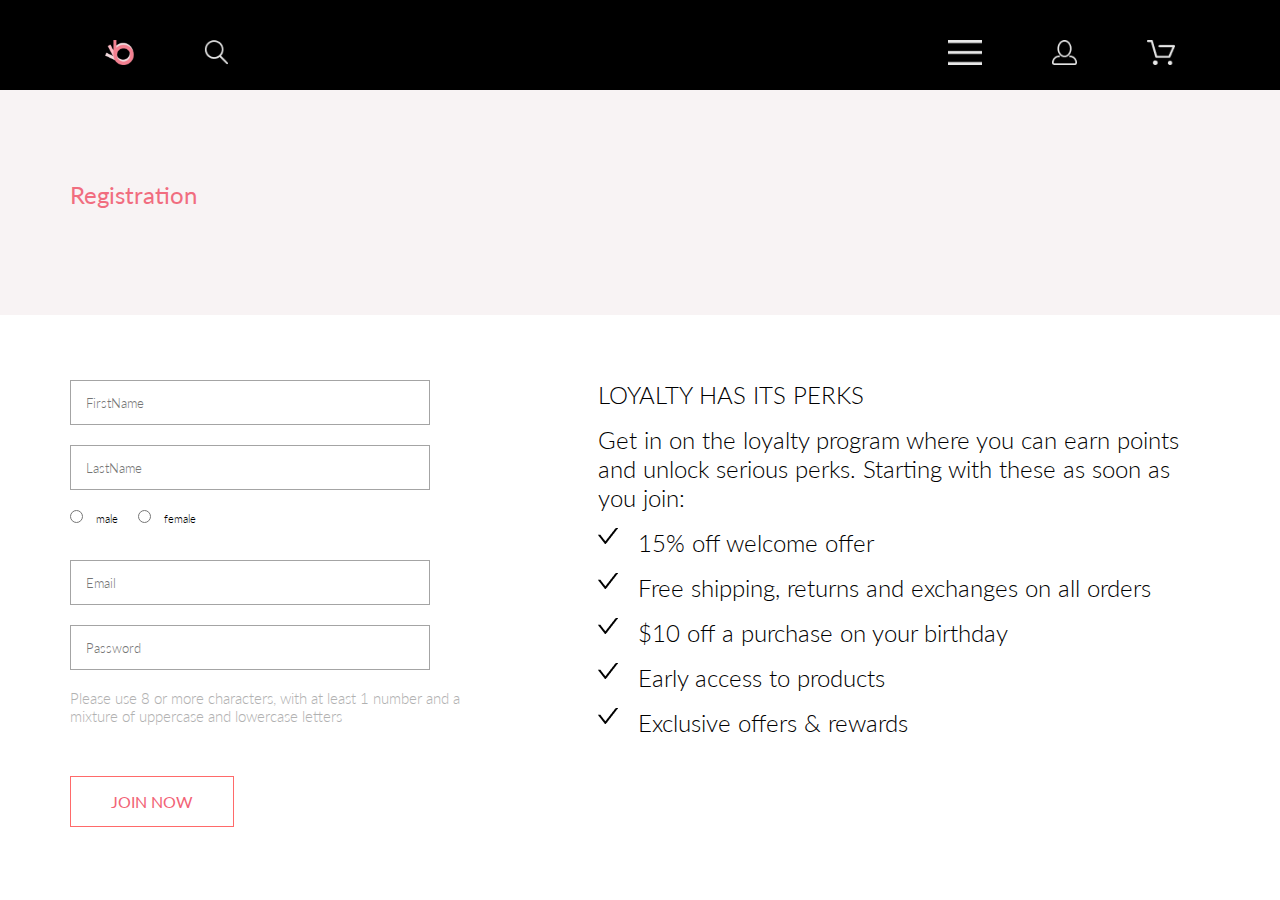
<file: pages/registration.html>
<!DOCTYPE html>
<html lang="ru">
<head>

    <meta charset="UTF-8">
    <title>WebForExample</title>
    <link rel="stylesheet" type="text/css" href="../style.css">
    <link rel="preconnect" href="https://fonts.googleapis.com">
    <link rel="preconnect" href="https://fonts.gstatic.com" crossorigin>
    <link href="https://fonts.googleapis.com/css2?family=Lato:ital,wght@0,100;0,300;0,400;0,700;0,900;1,100;1,300;1,400;1,700;1,900&display=swap" rel="stylesheet">
</head>
<body>

<div class="header">
    <div class="header_roof">
        <div class="header_roof_menu">
            <div class="header_roof_menu_left">
                <img class="imgMenu"  src="../img/label.png" alt="whatever">
                <img id="search" class="search" src="../img/search.png" alt="whatever">
                <input id="input" class=" search hide" aria-label="">
            </div>
            <div class="header_roof_menu_right">
                <img class="imgMenu" id="menu" src="../img/menu.png" alt="whatever">
                <div class="hidenMenu hide"  id="hidenMenu">
                    <h3 class="menuTitle">MENU</h3>
                    <ul>
                        <li class="menuListTitle">MAN</li>
                        <li class="menuListItem">Accessories</li>
                        <li class="menuListItem">Bags</li>
                        <li class="menuListItem">Denim</li>
                        <li class="menuListItem">T-Shirts</li>
                        <li class="menuListTitle">WOMAN</li>
                        <li class="menuListItem">Accessories</li>
                        <li class="menuListItem">Jackets & Coats</li>
                        <li class="menuListItem">Polos</li>
                        <li class="menuListItem">T-Shirts</li>
                        <li class="menuListItem">Shirts</li>
                        <li class="menuListTitle">KIDS</li>
                        <li class="menuListItem">Accessories</li>
                        <li class="menuListItem">Jackets & Coats</li>
                        <li class="menuListItem">Polos</li>
                        <li class="menuListItem">T-Shirts</li>
                        <li class="menuListItem">Shirts</li>
                        <li class="menuListItem">Bags</li>
                    </ul>
                </div>
                <img class="imgMenu" src="../img/profil.png" alt="whatever">
                <img id="card" class="imgMenu" src="../img/cart.png" alt="whatever">

            </div>
        </div>
    </div>
    <div class="forBack">
        <div class="container">
        <div class="headTitle">
            <h2 class="headTitle">Registration</h2>
        </div>
    </div></div>
    <div class="form">
        <div class="formLeft">
            <label>
                <input class="FormInput" placeholder="FirstName">
                <input class="FormInput" placeholder="LastName">
                <span class="change">
                    <span class="inputText"><input class="changeInput" type="radio" name="a" value="male"> male</span>
                <span class="inputText"><input class="changeInput" type="radio" name="a" value="female"> female</span>
                </span>
                <input class="FormInput" placeholder="Email">
                <input class="FormInput" placeholder="Password">
            </label> <div class="invisible"></div>
            <span class="underForm">Please use 8 or more characters,
                with at least 1 number and a mixture of
                uppercase and lowercase letters</span>

            <button id="btn" class="myBtn transition">JOIN NOW</button>

        </div>
        <div class="formRight">
            <h2 class="textForm">LOYALTY HAS ITS PERKS</h2>
            <h3 class="textForm">Get in on the loyalty program where you can earn points
                and unlock serious perks. Starting with these as soon as you join:</h3>
            <div class="rightText "><img src="../img/Vector.png" class="png"> <h3 class="textForm">15% off welcome offer</h3></div>
            <div class="rightText "><img src="../img/Vector.png" class="png"> <h3 class="textForm">Free shipping, returns and exchanges on all orders</h3></div>
            <div class="rightText "><img src="../img/Vector.png" class="png"><h3 class="textForm">$10 off a purchase on your birthday</h3></div>
            <div class="rightText "><img src="../img/Vector.png" class="png"> <h3 class="textForm ">Early access to products</h3></div>
            <div class="rightText ">
                <img src="../img/Vector.png" class="png"><h3 class="textForm ">Exclusive offers & rewards</h3>
            </div>
        </div>
    </div>
</div>


</body>
<script src="../script.js"></script>
</html>
</file>
<file: style.css>
* {
    margin: 0;
    padding: 0;
    box-sizing: border-box;
}


.myBtnActive {
    transform: scale(0.9)
}
.transition {
    transition: 0.5s;
}
.myBtn:hover {
    background-color: #F26376;
    color: white;
}

.myBtn {
    font-family: 'Lato', serif;
    font-style: normal;
    font-weight: 400;
    font-size: 16px;
    line-height: 19px;

    color: #F26376;
    margin: 50px auto;
   padding: 15px 40px;
    border: 1px solid #ff6a6a;
    background-color: white;
    text-align: center;
}

#card{
    position: relative;
}

#input {
    margin: 20px 35px 20px 35px;
    min-height: 25px;
}

#search {
    margin: 20px 35px 20px 35px;
    min-height: 25px;
}

.hide {
    display: none;
}

.hidenMenu {
    top: 10vh;
    left: 80vw;
    position: absolute;
    min-width: 20vw;
    min-height: 90vh;
    background-color: white;
}

.imgMenu {
    margin: 20px 35px 20px 35px;
    min-height: 25px;
}

.header {
    margin: 0 auto;
    min-height: 100vh;
    min-width: 100vh;

}

.header_roof {
    background-color: black;
    min-height: 10vh;

}

.header_roof_menu {
    margin: 0 auto;
    width: 1140px;
    display: flex;
    justify-content: space-between;
}

.header_roof_menu_left {
    display: flex;
    margin: 20px 0 20px 0;
    height: 40px;
}

.header_roof_menu_right {
    display: flex;
    margin: 20px 0 20px 0;
    height: 25px;
}

.forBack {
    background-color: #F8F3F4;
}

.form {
    width: 1140px;
    display: flex;
    margin: 65px auto;
}

.inputText{
    margin-right: 20px;
}

.invisible {
    width: 100px;
}

.underForm{
    font-family: 'Lato',serif;
    font-style: normal;
    font-weight: 300;
    font-size: 15px;
    line-height: 16px;
    color: #B1B1B1;
    margin-top: 15px;
    margin-bottom: 40px;
}

.change{
    display: flex;
    margin-bottom: 35px;
    font-family: 'Lato', serif;
    font-style: normal;
    font-weight: 300;
    font-size: 11px;
    line-height: 13px;
    color: #000000;
}

.changeInput{
    border: 1px solid #A4A4A4;
    margin-right: 10px;

}

.FormInput {
    font-family: 'Lato', serif;
    font-style: normal;
    font-weight: 300;
    font-size: 13px;
    line-height: 16px;
    color: #B1B1B1;
    background-color: #FFFFFF;
    width: 360px;
    height: 45px;
    border: 1px solid #A4A4A4;
    margin-bottom: 20px;
    padding-left: 15px;
}

.formLeft {
    max-width: 50%;
    margin-right: 120px;
}

.png {
    width: 20px;
    height: 16px;
    margin-right: 20px;
    margin-bottom: 28px;
}

.textForm {
    font-family: 'Lato', serif;
    font-style: normal;
    font-weight: 300;
    font-size: 24px;
    line-height: 29px;
    color: #000000;

    margin-bottom: 16px;
}

.rightText {
    display: flex;
}

.container {
    width: 1140px;
    margin: 0 auto;

}

.headTitle {
    font-family: 'Lato', serif;
    font-style: normal;
    font-weight: 400;
    font-size: 24px;
    line-height: 29px;
    color: #F16D7F;
    min-height: 20vh;
    padding-top: 5vh;

}

.menuTitle {
    margin: 35px 0 25px 35px;
    font-family: 'Lato', serif;
    font-style: normal;
    font-weight: 700;
    font-size: 14px;
    line-height: 17px;
    color: #000000;
}

.menuListTitle {
    font-family: 'Lato', serif;
    font-style: normal;
    font-weight: 400;
    font-size: 14px;
    line-height: 17px;
    margin: 0 0 12px 33px;
    color: #F16D7F;
}

.menuListItem {
    list-style-type: none ;
    font-family: 'Lato', serif;
    font-style: normal;
    font-weight: 400;
    font-size: 14px;
    line-height: 17px;
    margin-bottom: 11px;
    margin-left: 55px;
    color: #6F6E6E;
}

.menuListItem:hover {
    color: rgba(241, 109, 127, 1);
}

.header_body {
    height: 90vh;
    background-color:rgba(241, 228, 230, 1);
}

.container_header_body {
    margin: 0 auto;
    max-width: 1140px;
    display: flex;
}

.left_header_body {
    max-width: 50%;
}

.img_header_body {
    height: 90vh;
}

.theBrandFirstSpan {
    font-family: 'Lato', serif;
    font-style: normal;
    font-weight: 900;
    font-size: 48px;
    line-height: 58px;
    color: #222222;
}

.theBrandSecondSpan {
    font-family: 'Lato', serif;
    font-style: normal;
    font-weight: 700;
    font-size: 32px;
    line-height: 38px;
    color: #222222;
}

.fashion {
    font-family: 'Lato' , serif;
    font-size: 37px;
    font-weight: 700;
    line-height: 44px;
    color: rgba(241, 109, 127, 1);
}

.theBrand {
    padding-left: 16px;
    border-left: 12px solid rgba(241, 109, 127, 1) ;
}

.right_header_body {
    margin: auto;
    height: 100px;
}

.body {
    height: 1000px;
}

.itemContainer {

    width: 1140px;
    margin: 50px auto;
    display: flex;
    flex-direction: column;
    justify-content: center;
}

.items {
    width: 1140px;
    display: flex;
    flex-wrap: wrap;
    justify-content: space-between;
}

.item {
    width: 360px;
    height: 580px;
    position: relative;
}

.darknes {
    content: '';
    position: absolute;
    width: 100%;
    height: 73%;
    background: rgba(0,0,0,0.5);
    left: 0;
    top: 0;
    transition: opacity 0.6s;
    opacity: 0;
}

.darknes:hover {
    opacity: 1;
}
.addToCart {
    left: 30%;
    top: 40%;
    display: flex;
    position: absolute;
    border: 1px solid #FFFFFF;
    font-family: 'Lato ', serif;
    font-style: normal;
    font-weight: 400;
    font-size: 14px;
    line-height: 17px;
    color: #FFFFFF;
    opacity: 0;
    z-index: 10;
    min-width: 140px;
    padding: 10px 15px;
}

.addToCart:hover{
    opacity: 1;
}






.itemImg {
    width: 360px;
    height: 420px;
    margin-bottom: 25px;
    position: relative;
}

.itemName {
    font-family: 'Lato', serif;
    font-style: normal;
    font-weight: 400;
    font-size: 13px;
    line-height: 16px;
    color: #000000;
    margin-bottom: 12px;
}

.itemDescription {
    font-family: 'Lato', serif;
    font-style: normal;
    font-weight: 300;
    font-size: 14px;
    line-height: 17px;
    color: #5D5D5D;
    margin-bottom: 18px;
}

.itemPrice {
    font-family: 'Lato', serif;
    font-style: normal;
    font-weight: 400;
    font-size: 16px;
    line-height: 19px;
    margin-bottom: 20px;
    color: #F16D7F;
}
</file>
